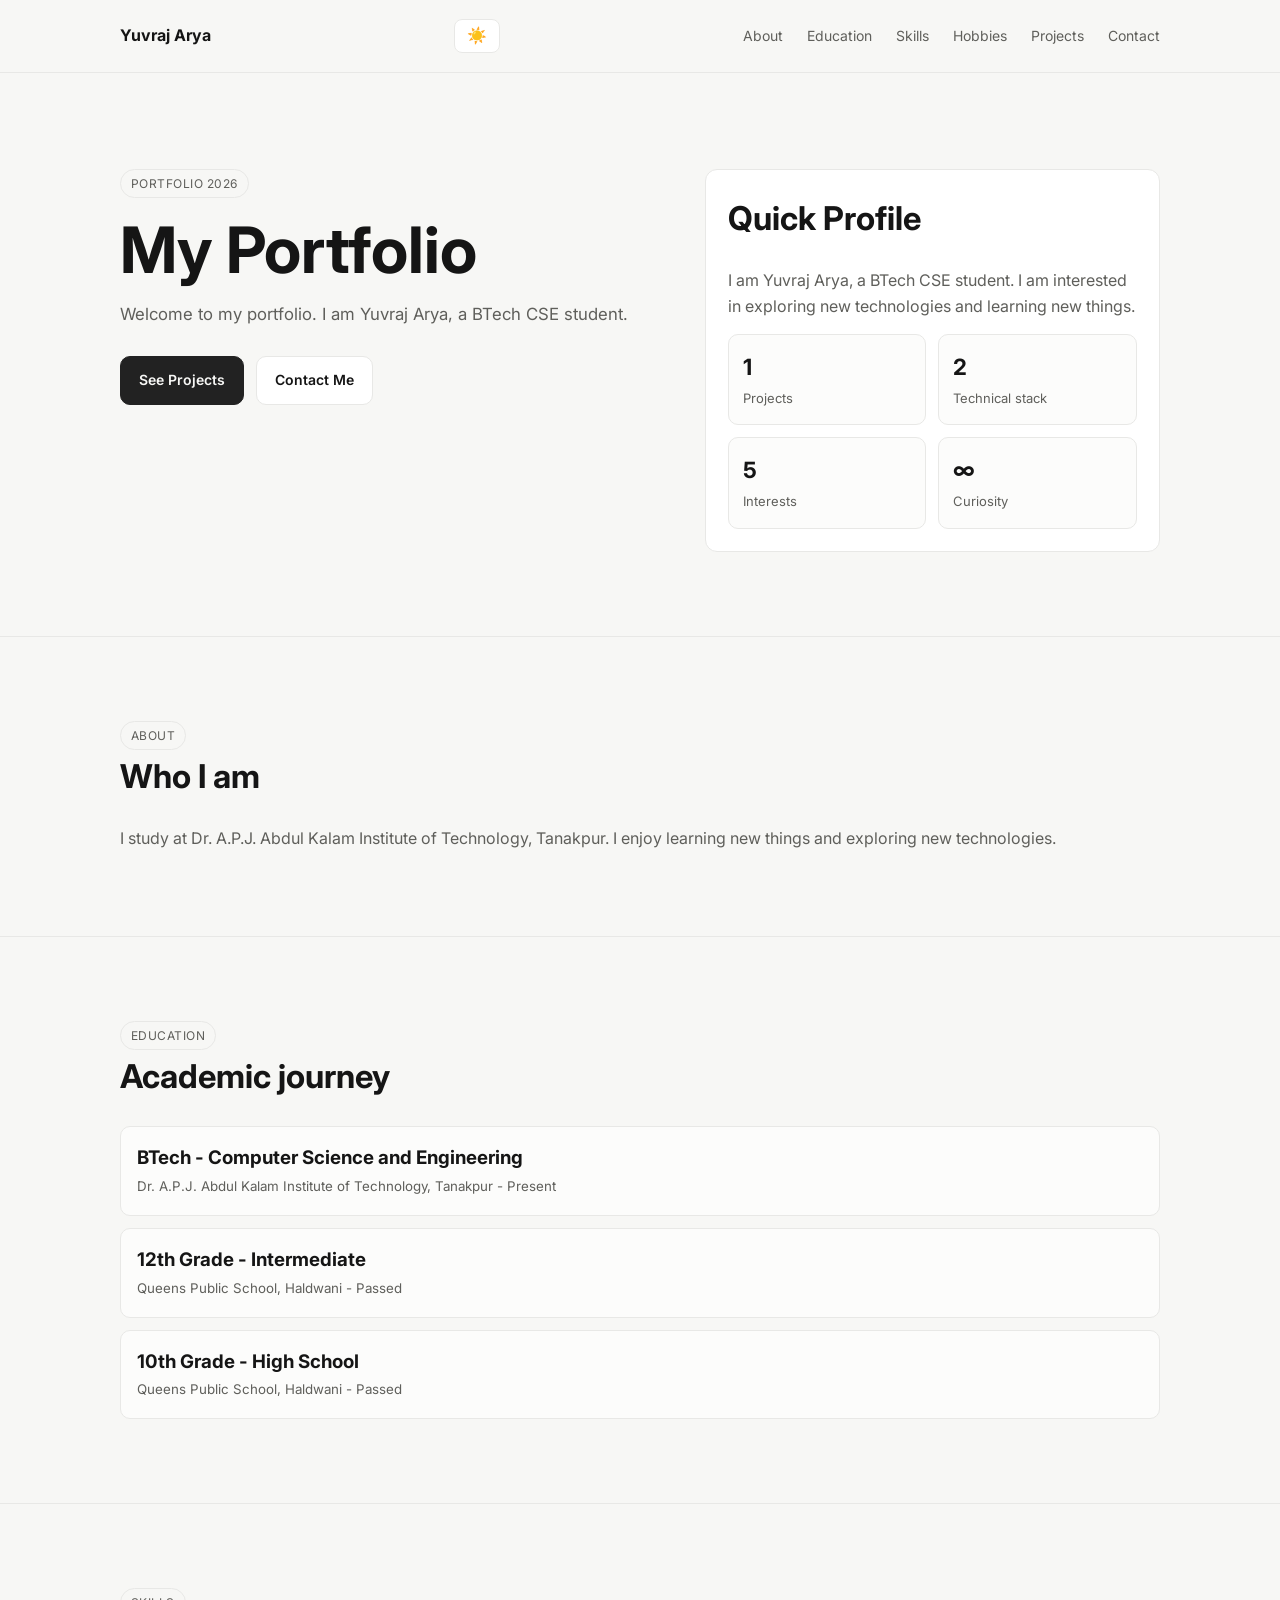
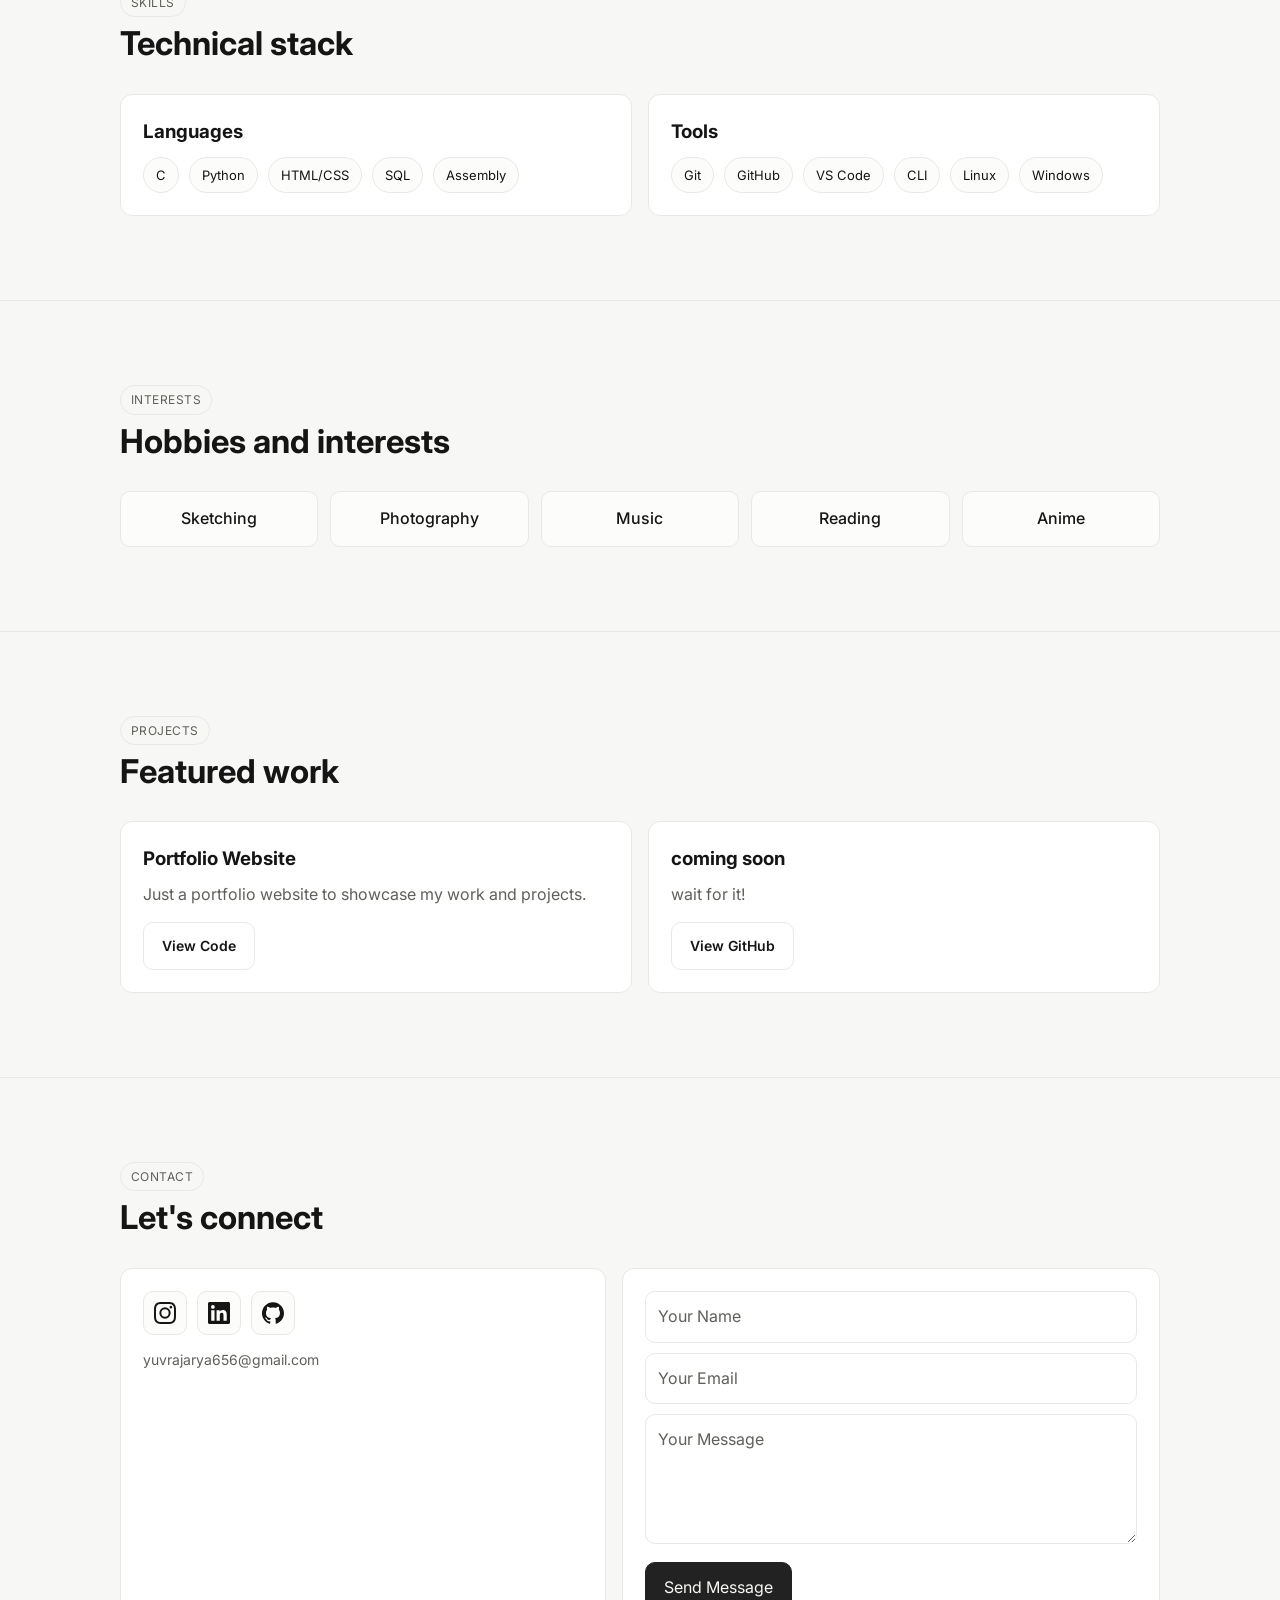
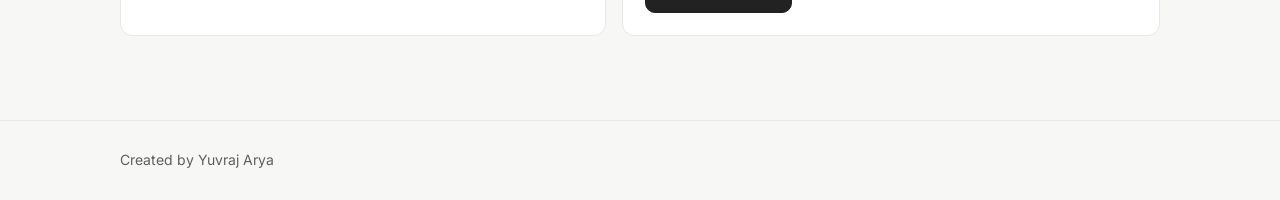
<file: index.html>
<!DOCTYPE html>
<html lang="en" data-theme="light">

<head>
  <meta charset="UTF-8" />
  <meta name="viewport" content="width=device-width, initial-scale=1.0" />
  <title>Yuvraj Arya - Portfolio</title>
  <link rel="preconnect" href="https://fonts.googleapis.com" />
  <link rel="preconnect" href="https://fonts.gstatic.com" crossorigin />
  <link href="https://fonts.googleapis.com/css2?family=Inter:wght@400;500;600;700;800&display=swap" rel="stylesheet" />
  <link rel="stylesheet" href="style.css" />
</head>

<body>
  <nav>
    <div class="wrap nav-row">
      <a href="index.html" class="brand">Yuvraj Arya</a>
      <button class="theme-btn" id="themeBtn" type="button" aria-label="Switch to dark theme"
        title="Toggle theme">☀️</button>
      <button class="menu-btn" id="menuBtn" aria-label="Open menu">Menu</button>
      <ul class="links" id="menu">
        <li><a href="#about">About</a></li>
        <li><a href="#education">Education</a></li>
        <li><a href="#skills">Skills</a></li>
        <li><a href="#hobbies">Hobbies</a></li>
        <li><a href="#projects">Projects</a></li>
        <li><a href="#contact">Contact</a></li>


      </ul>
    </div>
  </nav>

  <main id="home">
    <section class="hero">
      <div class="wrap hero-grid">
        <div class="reveal">
          <span class="chip">Portfolio 2026</span>
          <h1>My Portfolio</h1>
          <p class="lead">
            Welcome to my portfolio. I am Yuvraj Arya, a BTech CSE student.
          </p>
          <div class="cta">
            <a class="btn primary" href="#projects">See Projects</a>
            <a class="btn" href="#contact">Contact Me</a>
          </div>
        </div>
        <div class="card reveal">
          <h2>Quick Profile</h2>
          <p>I am Yuvraj Arya, a BTech CSE student. I am interested in exploring new technologies and learning new
            things.</p>
          <div class="kpis">
            <div class="kpi"><strong>1</strong><span>Projects</span></div>
            <div class="kpi"><strong>2</strong><span>Technical stack</span></div>
            <div class="kpi"><strong>5</strong><span>Interests</span></div>
            <div class="kpi"><strong>∞</strong><span>Curiosity</span></div>
          </div>
        </div>
      </div>
    </section>

    <section id="about">
      <div class="wrap reveal">
        <span class="chip">About</span>
        <h2>Who I am</h2>
        <p>
          I study at Dr. A.P.J. Abdul Kalam Institute of Technology, Tanakpur. I enjoy learning new things and exploring
          new technologies.
        </p>
      </div>
    </section>

    <section id="education">
      <div class="wrap reveal">
        <span class="chip">Education</span>
        <h2>Academic journey</h2>
        <div class="timeline">
          <article class="row">
            <h3>BTech - Computer Science and Engineering</h3>
            <small>Dr. A.P.J. Abdul Kalam Institute of Technology, Tanakpur - Present</small>
          </article>
          <article class="row">
            <h3>12th Grade - Intermediate</h3>
            <small>Queens Public School, Haldwani - Passed</small>
          </article>
          <article class="row">
            <h3>10th Grade - High School</h3>
            <small>Queens Public School, Haldwani - Passed</small>
          </article>
        </div>
      </div>
    </section>

    <section id="skills">
      <div class="wrap reveal">
        <span class="chip">Skills</span>
        <h2>Technical stack</h2>
        <div class="grid-2">
          <div class="card">
            <h3>Languages</h3>
            <div class="list" style="margin-top:10px;">
              <span class="pill">C</span><span class="pill">Python</span><span class="pill">HTML/CSS</span><span
                class="pill">SQL</span><span class="pill">Assembly</span>
            </div>
          </div>
          <div class="card">
            <h3>Tools</h3>
            <div class="list" style="margin-top:10px;">
              <span class="pill">Git</span><span class="pill">GitHub</span><span class="pill">VS Code</span><span
                class="pill">CLI</span><span class="pill">Linux</span><span class="pill">Windows</span>
            </div>
          </div>
        </div>
      </div>
    </section>

    <section id="hobbies">
      <div class="wrap reveal">
        <span class="chip">Interests</span>
        <h2>Hobbies and interests</h2>
        <div class="hobby-grid">
          <a class="hobby-item" href="sketches.html">Sketching</a>
          <div class="hobby-item">Photography</div>
          <div class="hobby-item">Music</div>
          <div class="hobby-item">Reading</div>
          <a class="hobby-item" href="anime.html">Anime</a>
        </div>
      </div>
    </section>

    <section id="projects">
      <div class="wrap reveal">
        <span class="chip">Projects</span>
        <h2>Featured work</h2>
        <div class="grid-2">
          <article class="card project">
            <h3>Portfolio Website</h3>
            <p>Just a portfolio website to showcase my work and projects.</p>
            <a class="btn" href="https://github.com/aryayuvraj007" target="_blank" rel="noreferrer">View Code</a>
          </article>
          <article class="card project">
            <h3>coming soon</h3>
            <p>wait for it!</p>
            <a class="btn" href="https://github.com/aryayuvraj007" target="_blank" rel="noreferrer">View GitHub</a>
          </article>
        </div>
      </div>
    </section>

    <section id="contact">
      <div class="wrap reveal">
        <span class="chip">Contact</span>
        <h2>Let's connect</h2>
        <div class="contact-grid">
          <div class="card connect-card">
            <ul class="connect-links">
              <li>
                <a class="social-icon" href="https://www.instagram.com/el.yuvraj/" target="_blank" rel="noreferrer"
                  aria-label="Instagram" title="Instagram">
                  <svg xmlns="http://www.w3.org/2000/svg" viewBox="0 0 24 24" fill="currentColor" width="22" height="22"
                    aria-hidden="true">
                    <path
                      d="M12 2.163c3.204 0 3.584.012 4.85.07 3.252.148 4.771 1.691 4.919 4.919.058 1.265.069 1.645.069 4.849 0 3.205-.012 3.584-.069 4.849-.149 3.225-1.664 4.771-4.919 4.919-1.266.058-1.644.07-4.85.07-3.204 0-3.584-.012-4.849-.07-3.26-.149-4.771-1.699-4.919-4.92-.058-1.265-.07-1.644-.07-4.849 0-3.204.013-3.583.07-4.849.149-3.227 1.664-4.771 4.919-4.919 1.266-.057 1.645-.069 4.849-.069zM12 0C8.741 0 8.333.014 7.053.072 2.695.272.273 2.69.073 7.052.014 8.333 0 8.741 0 12c0 3.259.014 3.668.072 4.948.2 4.358 2.618 6.78 6.98 6.98C8.333 23.986 8.741 24 12 24c3.259 0 3.668-.014 4.948-.072 4.354-.2 6.782-2.618 6.979-6.98.059-1.28.073-1.689.073-4.948 0-3.259-.014-3.667-.072-4.947-.196-4.354-2.617-6.78-6.979-6.98C15.668.014 15.259 0 12 0zm0 5.838a6.162 6.162 0 1 0 0 12.324 6.162 6.162 0 0 0 0-12.324zM12 16a4 4 0 1 1 0-8 4 4 0 0 1 0 8zm6.406-11.845a1.44 1.44 0 1 0 0 2.881 1.44 1.44 0 0 0 0-2.881z" />
                  </svg>
                </a>
              </li>
              <li>
                <a class="social-icon" href="https://www.linkedin.com/in/yuvraj-arya-b4967434a/" target="_blank"
                  rel="noreferrer" aria-label="LinkedIn" title="LinkedIn">
                  <svg xmlns="http://www.w3.org/2000/svg" viewBox="0 0 24 24" fill="currentColor" width="22" height="22"
                    aria-hidden="true">
                    <path
                      d="M20.447 20.452h-3.554v-5.569c0-1.328-.027-3.037-1.852-3.037-1.853 0-2.136 1.445-2.136 2.939v5.667H9.351V9h3.414v1.561h.046c.477-.9 1.637-1.85 3.37-1.85 3.601 0 4.267 2.37 4.267 5.455v6.286zM5.337 7.433a2.062 2.062 0 0 1-2.063-2.065 2.064 2.064 0 1 1 2.063 2.065zm1.782 13.019H3.555V9h3.564v11.452zM22.225 0H1.771C.792 0 0 .774 0 1.729v20.542C0 23.227.792 24 1.771 24h20.451C23.2 24 24 23.227 24 22.271V1.729C24 .774 23.2 0 22.222 0h.003z" />
                  </svg>
                </a>
              </li>
              <li>
                <a class="social-icon" href="https://github.com/aryayuvraj007" target="_blank" rel="noreferrer"
                  aria-label="GitHub" title="GitHub">
                  <svg xmlns="http://www.w3.org/2000/svg" viewBox="0 0 24 24" fill="currentColor" width="22" height="22"
                    aria-hidden="true">
                    <path
                      d="M12 .297c-6.63 0-12 5.373-12 12 0 5.303 3.438 9.8 8.205 11.385.6.113.82-.258.82-.577 0-.285-.01-1.04-.015-2.04-3.338.724-4.042-1.61-4.042-1.61C4.422 18.07 3.633 17.7 3.633 17.7c-1.087-.744.084-.729.084-.729 1.205.084 1.838 1.236 1.838 1.236 1.07 1.835 2.809 1.305 3.495.998.108-.776.417-1.305.76-1.605-2.665-.3-5.466-1.332-5.466-5.93 0-1.31.465-2.38 1.235-3.22-.135-.303-.54-1.523.105-3.176 0 0 1.005-.322 3.3 1.23.96-.267 1.98-.399 3-.405 1.02.006 2.04.138 3 .405 2.28-1.552 3.285-1.23 3.285-1.23.645 1.653.24 2.873.12 3.176.765.84 1.23 1.91 1.23 3.22 0 4.61-2.805 5.625-5.475 5.92.42.36.81 1.096.81 2.22 0 1.606-.015 2.896-.015 3.286 0 .315.21.69.825.57C20.565 22.092 24 17.592 24 12.297c0-6.627-5.373-12-12-12" />
                  </svg>
                </a>
              </li>
            </ul>
            <p class="connect-email"><a href="mailto:yuvrajarya656@gmail.com">yuvrajarya656@gmail.com</a></p>
          </div>
          <form class="card" id="contactForm">
            <input type="text" placeholder="Your Name" required />
            <input type="email" placeholder="Your Email" required />
            <textarea placeholder="Your Message" required></textarea>
            <button class="btn primary" type="submit">Send Message</button>
          </form>
        </div>
      </div>
    </section>
  </main>

  <footer>
    <div class="wrap">
      <p>Created by Yuvraj Arya</p>
    </div>
  </footer>

  <script src="script.js"></script>
</body>

</html>
</file>
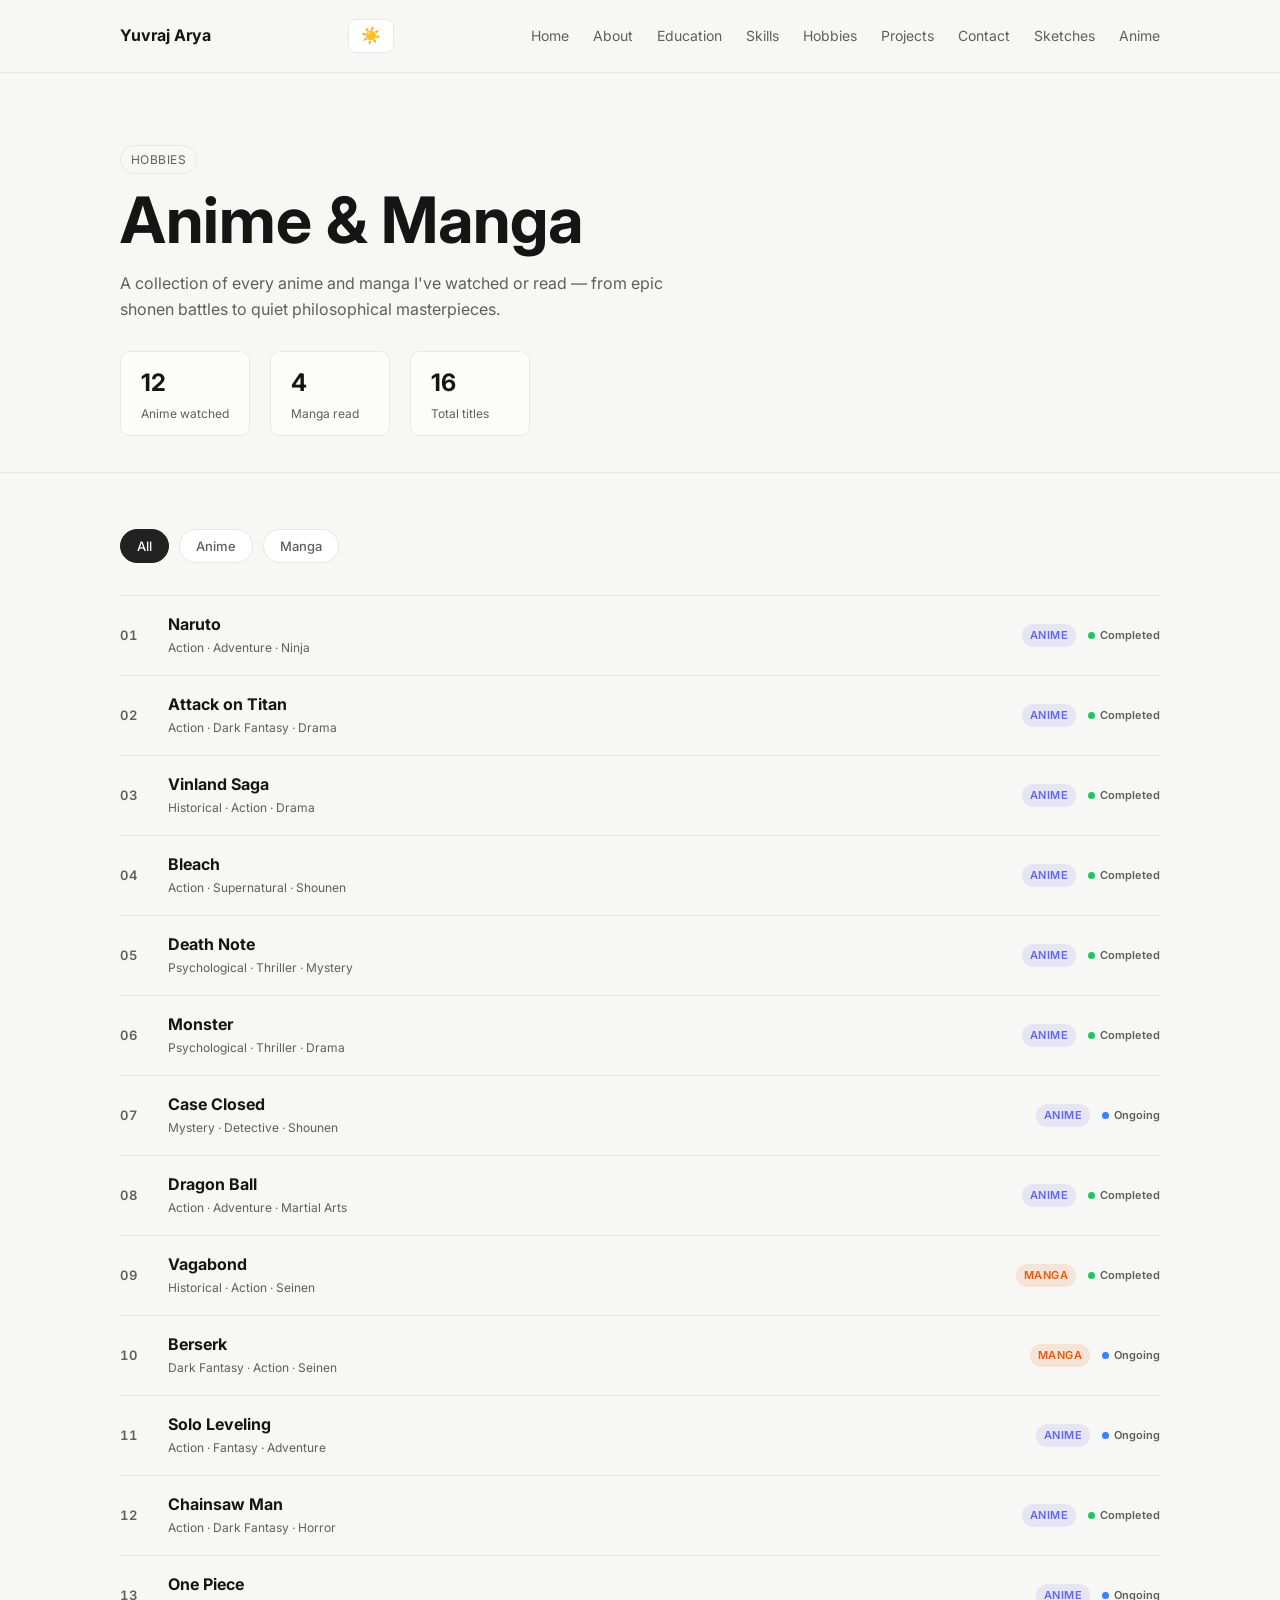
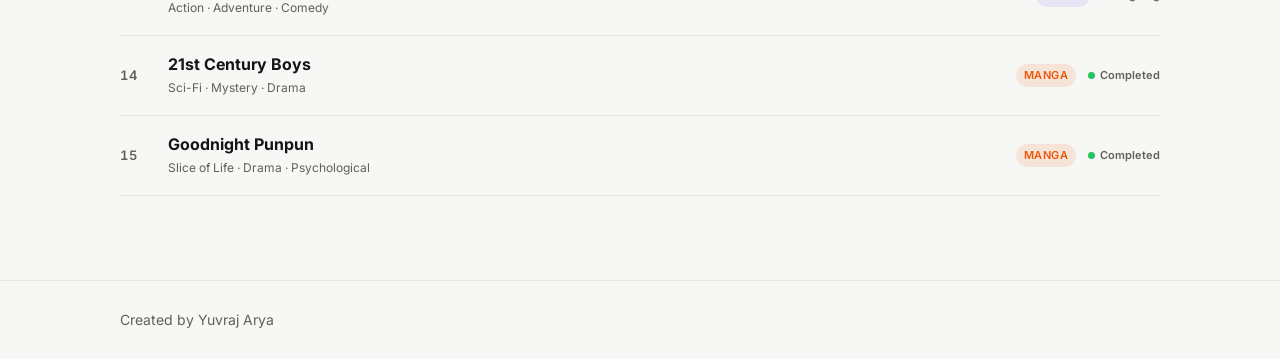
<file: anime.html>
<!DOCTYPE html>
<html lang="en" data-theme="light">

<head>
  <meta charset="UTF-8" />
  <meta name="viewport" content="width=device-width, initial-scale=1.0" />
  <title>Anime &amp; Manga — Yuvraj Arya</title>
  <meta name="description"
    content="Yuvraj Arya's anime and manga watchlist — a curated collection of his favourite series including Naruto, Attack on Titan, Berserk, and more." />
  <link rel="preconnect" href="https://fonts.googleapis.com" />
  <link rel="preconnect" href="https://fonts.gstatic.com" crossorigin />
  <link href="https://fonts.googleapis.com/css2?family=Inter:wght@400;500;600;700;800&display=swap" rel="stylesheet" />
  <link rel="stylesheet" href="style.css" />

</head>

<body>
  <nav>
    <div class="wrap nav-row">
      <a href="index (1).html#home" class="brand">Yuvraj Arya</a>
      <button class="theme-btn" id="themeBtn" type="button" aria-label="Switch to dark theme"
        title="Toggle theme">☀️</button>
      <button class="menu-btn" id="menuBtn" aria-label="Open menu">Menu</button>
      <ul class="links" id="menu">
        <li><a href="index.html#home">Home</a></li>
        <li><a href="index.html#about">About</a></li>
        <li><a href="index.html#education">Education</a></li>
        <li><a href="index.html#skills">Skills</a></li>
        <li><a href="index.html#hobbies">Hobbies</a></li>
        <li><a href="index.html#projects">Projects</a></li>
        <li><a href="index.html#contact">Contact</a></li>
        <li><a href="sketches.html">Sketches</a></li>
        <li><a href="anime.html" aria-current="page">Anime</a></li>
      </ul>
    </div>
  </nav>

  <main id="anime-page">

    <section class="anime-hero">
      <div class="wrap reveal">
        <span class="chip">Hobbies</span>
        <h1>Anime &amp; Manga</h1>
        <p class="anime-lead">A collection of every anime and manga I've watched or read — from epic shonen battles to
          quiet philosophical masterpieces.</p>
        <div class="anime-stats">
          <div class="anime-stat">
            <strong>12</strong>
            <span>Anime watched</span>
          </div>
          <div class="anime-stat">
            <strong>4</strong>
            <span>Manga read</span>
          </div>
          <div class="anime-stat">
            <strong>16</strong>
            <span>Total titles</span>
          </div>
        </div>
      </div>
    </section>

    <section class="anime-section">
      <div class="wrap reveal">

        <div class="anime-filter-bar">
          <button class="filter-btn active" data-filter="all" id="filterAll">All</button>
          <button class="filter-btn" data-filter="anime" id="filterAnime">Anime</button>
          <button class="filter-btn" data-filter="manga" id="filterManga">Manga</button>
        </div>

        <div class="anime-list" id="animeGrid">

          <div class="anime-list-item" data-type="anime">
            <span class="anime-list-num">01</span>
            <div class="anime-list-body">
              <div class="anime-list-title">Naruto</div>
              <div class="anime-list-genre">Action · Adventure · Ninja</div>
            </div>
            <div class="anime-list-end">
              <span class="anime-type type-anime">Anime</span>
              <span class="anime-list-status">Completed</span>
            </div>
          </div>

          <div class="anime-list-item" data-type="anime">
            <span class="anime-list-num">02</span>
            <div class="anime-list-body">
              <div class="anime-list-title">Attack on Titan</div>
              <div class="anime-list-genre">Action · Dark Fantasy · Drama</div>
            </div>
            <div class="anime-list-end">
              <span class="anime-type type-anime">Anime</span>
              <span class="anime-list-status">Completed</span>
            </div>
          </div>

          <div class="anime-list-item" data-type="anime">
            <span class="anime-list-num">03</span>
            <div class="anime-list-body">
              <div class="anime-list-title">Vinland Saga</div>
              <div class="anime-list-genre">Historical · Action · Drama</div>
            </div>
            <div class="anime-list-end">
              <span class="anime-type type-anime">Anime</span>
              <span class="anime-list-status">Completed</span>
            </div>
          </div>

          <div class="anime-list-item" data-type="anime">
            <span class="anime-list-num">04</span>
            <div class="anime-list-body">
              <div class="anime-list-title">Bleach</div>
              <div class="anime-list-genre">Action · Supernatural · Shounen</div>
            </div>
            <div class="anime-list-end">
              <span class="anime-type type-anime">Anime</span>
              <span class="anime-list-status">Completed</span>
            </div>
          </div>

          <div class="anime-list-item" data-type="anime">
            <span class="anime-list-num">05</span>
            <div class="anime-list-body">
              <div class="anime-list-title">Death Note</div>
              <div class="anime-list-genre">Psychological · Thriller · Mystery</div>
            </div>
            <div class="anime-list-end">
              <span class="anime-type type-anime">Anime</span>
              <span class="anime-list-status">Completed</span>
            </div>
          </div>

          <div class="anime-list-item" data-type="anime">
            <span class="anime-list-num">06</span>
            <div class="anime-list-body">
              <div class="anime-list-title">Monster</div>
              <div class="anime-list-genre">Psychological · Thriller · Drama</div>
            </div>
            <div class="anime-list-end">
              <span class="anime-type type-anime">Anime</span>
              <span class="anime-list-status">Completed</span>
            </div>
          </div>

          <div class="anime-list-item" data-type="anime">
            <span class="anime-list-num">07</span>
            <div class="anime-list-body">
              <div class="anime-list-title">Case Closed</div>
              <div class="anime-list-genre">Mystery · Detective · Shounen</div>
            </div>
            <div class="anime-list-end">
              <span class="anime-type type-anime">Anime</span>
              <span class="anime-list-status ongoing">Ongoing</span>
            </div>
          </div>

          <div class="anime-list-item" data-type="anime">
            <span class="anime-list-num">08</span>
            <div class="anime-list-body">
              <div class="anime-list-title">Dragon Ball</div>
              <div class="anime-list-genre">Action · Adventure · Martial Arts</div>
            </div>
            <div class="anime-list-end">
              <span class="anime-type type-anime">Anime</span>
              <span class="anime-list-status">Completed</span>
            </div>
          </div>

          <div class="anime-list-item" data-type="manga">
            <span class="anime-list-num">09</span>
            <div class="anime-list-body">
              <div class="anime-list-title">Vagabond</div>
              <div class="anime-list-genre">Historical · Action · Seinen</div>
            </div>
            <div class="anime-list-end">
              <span class="anime-type type-manga">Manga</span>
              <span class="anime-list-status">Completed</span>
            </div>
          </div>

          <div class="anime-list-item" data-type="manga">
            <span class="anime-list-num">10</span>
            <div class="anime-list-body">
              <div class="anime-list-title">Berserk</div>
              <div class="anime-list-genre">Dark Fantasy · Action · Seinen</div>
            </div>
            <div class="anime-list-end">
              <span class="anime-type type-manga">Manga</span>
              <span class="anime-list-status ongoing">Ongoing</span>
            </div>
          </div>

          <div class="anime-list-item" data-type="anime">
            <span class="anime-list-num">11</span>
            <div class="anime-list-body">
              <div class="anime-list-title">Solo Leveling</div>
              <div class="anime-list-genre">Action · Fantasy · Adventure</div>
            </div>
            <div class="anime-list-end">
              <span class="anime-type type-anime">Anime</span>
              <span class="anime-list-status ongoing">Ongoing</span>
            </div>
          </div>

          <div class="anime-list-item" data-type="anime">
            <span class="anime-list-num">12</span>
            <div class="anime-list-body">
              <div class="anime-list-title">Chainsaw Man</div>
              <div class="anime-list-genre">Action · Dark Fantasy · Horror</div>
            </div>
            <div class="anime-list-end">
              <span class="anime-type type-anime">Anime</span>
              <span class="anime-list-status">Completed</span>
            </div>
          </div>

          <div class="anime-list-item" data-type="anime">
            <span class="anime-list-num">13</span>
            <div class="anime-list-body">
              <div class="anime-list-title">One Piece</div>
              <div class="anime-list-genre">Action · Adventure · Comedy</div>
            </div>
            <div class="anime-list-end">
              <span class="anime-type type-anime">Anime</span>
              <span class="anime-list-status ongoing">Ongoing</span>
            </div>
          </div>

          <div class="anime-list-item" data-type="manga">
            <span class="anime-list-num">14</span>
            <div class="anime-list-body">
              <div class="anime-list-title">21st Century Boys</div>
              <div class="anime-list-genre">Sci-Fi · Mystery · Drama</div>
            </div>
            <div class="anime-list-end">
              <span class="anime-type type-manga">Manga</span>
              <span class="anime-list-status">Completed</span>
            </div>
          </div>

          <div class="anime-list-item" data-type="manga">
            <span class="anime-list-num">15</span>
            <div class="anime-list-body">
              <div class="anime-list-title">Goodnight Punpun</div>
              <div class="anime-list-genre">Slice of Life · Drama · Psychological</div>
            </div>
            <div class="anime-list-end">
              <span class="anime-type type-manga">Manga</span>
              <span class="anime-list-status">Completed</span>
            </div>
          </div>

        </div>
      </div>
    </section>
  </main>

  <footer>
    <div class="wrap">
      <p>Created by Yuvraj Arya</p>
    </div>
  </footer>

  <script src="script.js"></script>
  <script>
    // Filter functionality
    const filterBtns = document.querySelectorAll('.filter-btn');
    const cards = document.querySelectorAll('.anime-list-item');

    filterBtns.forEach(btn => {
      btn.addEventListener('click', () => {
        filterBtns.forEach(b => b.classList.remove('active'));
        btn.classList.add('active');
        const filter = btn.dataset.filter;
        cards.forEach(card => {
          if (filter === 'all' || card.dataset.type === filter) {
            card.style.display = '';
          } else {
            card.style.display = 'none';
          }
        });
      });
    });
  </script>
</body>

</html>
</file>
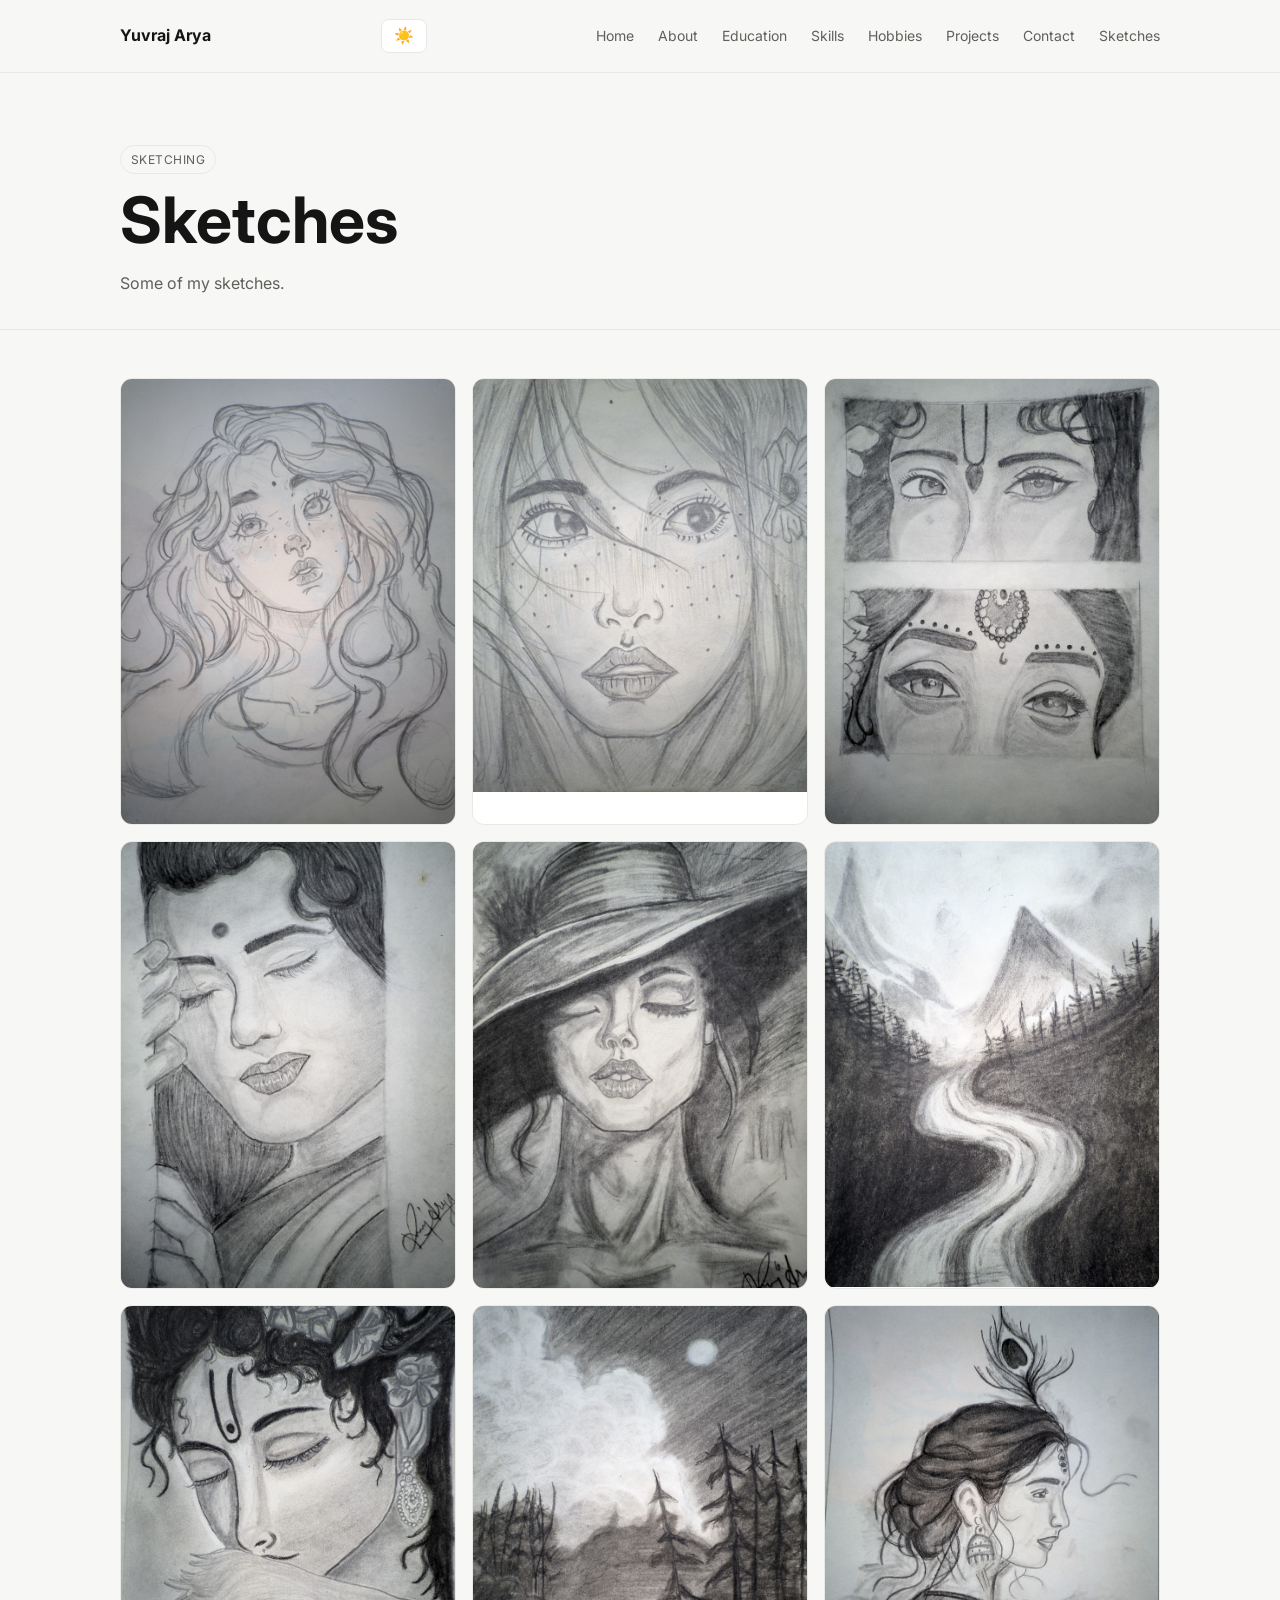
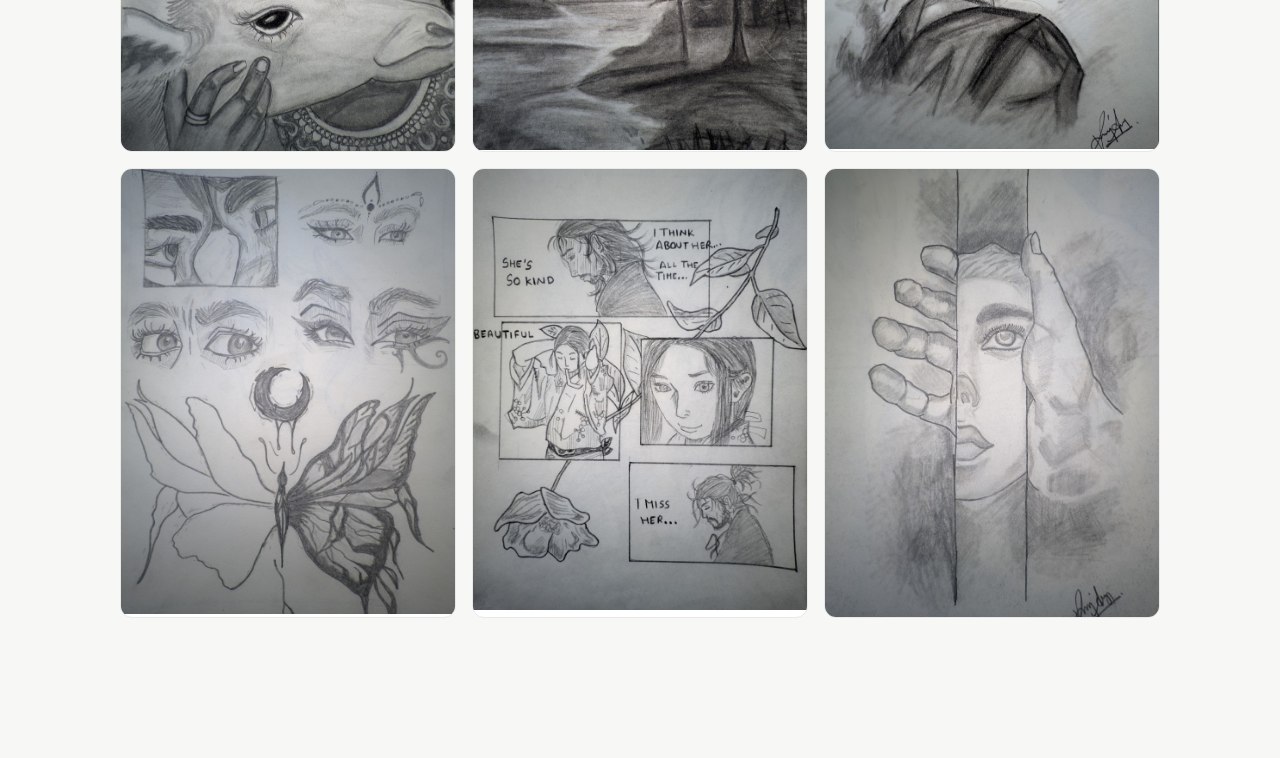
<file: sketches.html>
<!DOCTYPE html>
<html lang="en" data-theme="light">

<head>
  <meta charset="UTF-8" />
  <meta name="viewport" content="width=device-width, initial-scale=1.0" />
  <title>Sketches — Yuvraj Arya</title>
  <link rel="preconnect" href="https://fonts.googleapis.com" />
  <link rel="preconnect" href="https://fonts.gstatic.com" crossorigin />
  <link href="https://fonts.googleapis.com/css2?family=Inter:wght@400;500;600;700;800&display=swap" rel="stylesheet" />
  <link rel="stylesheet" href="style.css" />
</head>

<body>
  <nav>
    <div class="wrap nav-row">
      <a href="index.html#home" class="brand">Yuvraj Arya</a>
      <button class="theme-btn" id="themeBtn" type="button" aria-label="Switch to dark theme"
        title="Toggle theme">☀️</button>
      <button class="menu-btn" id="menuBtn" aria-label="Open menu">Menu</button>
      <ul class="links" id="menu">
        <li><a href="index.html#home">Home</a></li>
        <li><a href="index.html#about">About</a></li>
        <li><a href="index.html#education">Education</a></li>
        <li><a href="index.html#skills">Skills</a></li>
        <li><a href="index.html#hobbies">Hobbies</a></li>
        <li><a href="index.html#projects">Projects</a></li>
        <li><a href="index.html#contact">Contact</a></li>
        <li><a href="sketches.html" aria-current="page">Sketches</a></li>
      </ul>
    </div>
  </nav>

  <main id="sketches">
    <section class="sketches-hero">
      <div class="wrap reveal">
        <span class="chip">Sketching</span>
        <h1>Sketches</h1>
        <p class="sketches-lead">Some of my sketches.</p>
      </div>
    </section>

    <section class="sketches-gallery-section">
      <div class="wrap reveal">
        <div class="sketch-gallery">
          <a class="sketch-card" href="images/sketches/sketch-01.png" target="_blank" rel="noopener noreferrer">
            <img src="images/sketches/sketch-01.png" loading="lazy" />
          </a>
          <a class="sketch-card" href="images/sketches/sketch-02.png" target="_blank" rel="noopener noreferrer">
            <img src="images/sketches/sketch-02.png" loading="lazy" />
          </a>
          <a class="sketch-card" href="images/sketches/sketch-03.png" target="_blank" rel="noopener noreferrer">
            <img src="images/sketches/sketch-03.png" loading="lazy" />
          </a>
          <a class="sketch-card" href="images/sketches/sketch-04.png" target="_blank" rel="noopener noreferrer">
            <img src="images/sketches/sketch-04.png" loading="lazy" />
          </a>
          <a class="sketch-card" href="images/sketches/sketch-05.png" target="_blank" rel="noopener noreferrer">
            <img src="images/sketches/sketch-05.png" loading="lazy" />
          </a>
          <a class="sketch-card" href="images/sketches/sketch-06.png" target="_blank" rel="noopener noreferrer">
            <img src="images/sketches/sketch-06.png" loading="lazy" />
          </a>
          <a class="sketch-card" href="images/sketches/sketch-07.png" target="_blank" rel="noopener noreferrer">
            <img src="images/sketches/sketch-07.png" loading="lazy" />
          </a>
          <a class="sketch-card" href="images/sketches/sketch-08.png" target="_blank" rel="noopener noreferrer">
            <img src="images/sketches/sketch-08.png" loading="lazy" />
          </a>
          <a class="sketch-card" href="images/sketches/sketch-09.png" target="_blank" rel="noopener noreferrer">
            <img src="images/sketches/sketch-09.png" loading="lazy" />
          </a>
          <a class="sketch-card" href="images/sketches/sketch-10.png" target="_blank" rel="noopener noreferrer">
            <img src="images/sketches/sketch-10.png" loading="lazy" />
          </a>
          <a class="sketch-card" href="images/sketches/sketch-11.png" target="_blank" rel="noopener noreferrer">
            <img src="images/sketches/sketch-11.png" loading="lazy" />
          </a>
          <a class="sketch-card" href="images/sketches/sketch-12.png" target="_blank" rel="noopener noreferrer">
            <img src="images/sketches/sketch-12.png" loading="lazy" />
          </a>
        </div>
      </div>
    </section>
  </main>

  <footer>
    <div class="wrap">

    </div>
  </footer>

  <div id="sparkRoot" class="spark-root" aria-hidden="true">
    <div id="cursorFollowDot" class="cursor-follow-dot"></div>
    <div id="cursorFollowLabel" class="cursor-follow-label" hidden></div>
  </div>

  <script src="script.js"></script>
</body>

</html>
</file>
<file: style.css>
:root {
  --bg: #f7f7f5;
  --surface: #ffffff;
  --line: #e8e8e6;
  --text: #151515;
  --muted: #5f5f5b;
  --accent: #222222;
  --btn-primary-fg: #f7f7f5;
  --radius: 12px;
  --max: 1040px;
  --nav-bg: rgba(247, 247, 245, 0.85);
  --soft: #fcfcfb;
}

html[data-theme="dark"] {
  --bg: #111111;
  --surface: #181818;
  --line: #2a2a2a;
  --text: #f2f2f2;
  --muted: #b8b8b8;
  --accent: #f2f2f2;
  --btn-primary-fg: #111111;
  --nav-bg: rgba(17, 17, 17, 0.85);
  --soft: #141414;
}

* { box-sizing: border-box; margin: 0; padding: 0; }
html { scroll-behavior: smooth; }
body {
  font-family: "Inter", system-ui, -apple-system, Segoe UI, Roboto, sans-serif;
  background: var(--bg);
  color: var(--text);
  line-height: 1.6;
}

.wrap { width: min(92%, var(--max)); margin: 0 auto; }
.chip {
  display: inline-block;
  padding: 4px 10px;
  border: 1px solid var(--line);
  border-radius: 999px;
  font-size: 12px;
  color: var(--muted);
  letter-spacing: 0.04em;
  text-transform: uppercase;
}

nav {
  position: sticky;
  top: 0;
  z-index: 20;
  background: var(--nav-bg);
  backdrop-filter: blur(8px);
  border-bottom: 1px solid var(--line);
}
.nav-row {
  min-height: 72px;
  display: flex;
  align-items: center;
  justify-content: space-between;
  gap: 20px;
}
.brand { font-weight: 700; text-decoration: none; color: var(--text); }
.links { display: flex; gap: 24px; list-style: none; }
.links a { text-decoration: none; color: var(--muted); font-size: 14px; }
.links a:hover { color: var(--text); }
.menu-btn {
  display: none;
  border: 1px solid var(--line);
  border-radius: 8px;
  padding: 8px 10px;
  background: var(--surface);
  color: var(--text);
  cursor: pointer;
}
.theme-btn {
  border: 1px solid var(--line);
  border-radius: 8px;
  padding: 8px 12px;
  background: var(--surface);
  color: var(--text);
  cursor: pointer;
  font-size: 16px;
  line-height: 1;
}

section { padding: 84px 0; border-bottom: 1px solid var(--line); }
h1 { font-size: clamp(2.2rem, 6vw, 4rem); line-height: 1.05; margin: 18px 0; }
h2 { font-size: clamp(1.45rem, 3vw, 2.05rem); margin-bottom: 24px; }
p { color: var(--muted); }

.hero { padding-top: 96px; }
.hero-grid {
  display: grid;
  grid-template-columns: 1.1fr 0.9fr;
  gap: 28px;
  align-items: start;
}
.lead { font-size: 1.05rem; max-width: 62ch; }
.cta { display: flex; gap: 12px; flex-wrap: wrap; margin-top: 28px; }
.btn {
  display: inline-block;
  text-decoration: none;
  padding: 12px 18px;
  border-radius: 10px;
  border: 1px solid var(--line);
  color: var(--text);
  background: var(--surface);
  font-weight: 600;
  font-size: 14px;
}
.btn.primary {
  background: var(--accent);
  color: var(--btn-primary-fg);
  border-color: var(--accent);
}
button.btn {
  font: inherit;
  cursor: pointer;
}
button.btn.primary {
  color: var(--btn-primary-fg);
}

.card {
  background: var(--surface);
  border: 1px solid var(--line);
  border-radius: var(--radius);
  padding: 22px;
}
.kpis {
  display: grid;
  grid-template-columns: repeat(2, 1fr);
  gap: 12px;
  margin-top: 14px;
}
.kpi {
  border: 1px solid var(--line);
  border-radius: 10px;
  padding: 14px;
  background: var(--soft);
}
.kpi strong { font-size: 1.4rem; display: block; }
.kpi span { font-size: 13px; color: var(--muted); }

.grid-2 { display: grid; grid-template-columns: 1fr 1fr; gap: 16px; }
.list { list-style: none; display: flex; flex-wrap: wrap; gap: 10px; }
.pill {
  border: 1px solid var(--line);
  border-radius: 999px;
  padding: 7px 12px;
  font-size: 13px;
  background: var(--soft);
}
.project h3 { margin-bottom: 8px; }
.project p { margin-bottom: 14px; }

.timeline { display: grid; gap: 12px; }
.row {
  border: 1px solid var(--line);
  border-radius: 10px;
  padding: 16px;
  background: var(--soft);
}
.row small { color: var(--muted); }
.hobby-grid {
  display: grid;
  grid-template-columns: repeat(5, minmax(0, 1fr));
  gap: 12px;
}
.hobby-item {
  border: 1px solid var(--line);
  border-radius: 10px;
  padding: 14px;
  background: var(--soft);
  text-align: center;
  font-weight: 500;
  color: var(--text);
}
a.hobby-item {
  text-decoration: none;
  display: block;
  transition: border-color 0.2s ease, background 0.2s ease;
}
a.hobby-item:hover {
  border-color: var(--text);
  background: var(--surface);
}

.sketches-hero { padding: 72px 0 32px; border-bottom: 1px solid var(--line); }
.sketches-hero h1 { margin-top: 12px; }
.sketches-lead { max-width: 52ch; margin-top: 8px; }
.sketches-gallery-section { padding: 48px 0 84px; border-bottom: none; }
.sketch-gallery {
  display: grid;
  grid-template-columns: repeat(auto-fill, minmax(260px, 1fr));
  gap: 16px;
}
.sketch-card {
  display: block;
  border: 1px solid var(--line);
  border-radius: var(--radius);
  overflow: hidden;
  background: var(--surface);
  text-decoration: none;
  transition: border-color 0.2s ease, box-shadow 0.2s ease;
}
.sketch-card:hover {
  border-color: var(--text);
  box-shadow: 0 8px 24px rgba(0, 0, 0, 0.06);
}
html[data-theme="dark"] .sketch-card:hover {
  box-shadow: 0 8px 28px rgba(0, 0, 0, 0.35);
}
.sketch-card img {
  width: 100%;
  height: auto;
  display: block;
}
footer a { color: var(--muted); text-decoration: none; }
footer a:hover { color: var(--text); }

.contact-grid { display: grid; grid-template-columns: 0.95fr 1.05fr; gap: 16px; }

.connect-links {
  display: flex;
  flex-wrap: wrap;
  align-items: center;
  gap: 10px;
  list-style: none;
  margin: 0;
  padding: 0;
}
.connect-links li {
  margin: 0;
  padding: 0;
}
.connect-email {
  margin-top: 14px;
  font-size: 14px;
}
.connect-email a {
  color: var(--muted);
  text-decoration: none;
}
.connect-email a:hover {
  color: var(--text);
  text-decoration: underline;
}
.social-icon {
  display: inline-flex;
  align-items: center;
  justify-content: center;
  width: 44px;
  height: 44px;
  border-radius: 10px;
  border: 1px solid var(--line);
  background: var(--soft);
  color: var(--text);
  text-decoration: none;
  transition: border-color 0.2s ease, background 0.2s ease, color 0.2s ease;
}
.social-icon:hover {
  border-color: var(--text);
  background: var(--surface);
}
.social-icon svg {
  display: block;
}

input, textarea {
  width: 100%;
  border: 1px solid var(--line);
  border-radius: 10px;
  padding: 12px;
  font: inherit;
  background: var(--surface);
  color: var(--text);
  margin-bottom: 10px;
}
input::placeholder,
textarea::placeholder {
  color: var(--muted);
  opacity: 1;
}
textarea { min-height: 130px; resize: vertical; }

footer { padding: 28px 0; }
footer p { font-size: 14px; }

.reveal { opacity: 0; transform: translateY(18px); transition: 0.45s ease; }
.reveal.show { opacity: 1; transform: none; }



@media (max-width: 860px) {
  .menu-btn { display: inline-block; }
  .theme-btn { margin-left: auto; }
  .links {
    display: none;
    position: absolute;
    top: 72px;
    right: 4%;
    background: var(--surface);
    border: 1px solid var(--line);
    border-radius: 10px;
    padding: 12px;
    flex-direction: column;
    gap: 10px;
    min-width: 180px;
  }
  .links.open { display: flex; }
  .hero-grid, .grid-2, .contact-grid, .hobby-grid { grid-template-columns: 1fr; }
}

/* ── Anime page specific styles ── */
.anime-hero {
  padding: 72px 0 36px;
  border-bottom: 1px solid var(--line);
}
.anime-hero h1 { margin-top: 12px; }
.anime-lead { max-width: 56ch; margin-top: 8px; color: var(--muted); }

.anime-stats {
  display: flex;
  gap: 20px;
  flex-wrap: wrap;
  margin-top: 28px;
}
.anime-stat {
  background: var(--soft);
  border: 1px solid var(--line);
  border-radius: 10px;
  padding: 12px 20px;
  display: flex;
  flex-direction: column;
  min-width: 120px;
}
.anime-stat strong { font-size: 1.5rem; color: var(--text); }
.anime-stat span { font-size: 12px; color: var(--muted); margin-top: 2px; }

/* Filter bar */
.anime-filter-bar {
  display: flex;
  gap: 10px;
  flex-wrap: wrap;
  margin-bottom: 32px;
  align-items: center;
}
.filter-btn {
  padding: 8px 16px;
  border: 1px solid var(--line);
  border-radius: 999px;
  background: var(--surface);
  color: var(--muted);
  font-size: 13px;
  font-weight: 500;
  cursor: pointer;
  font-family: inherit;
  transition: all 0.2s ease;
}
.filter-btn:hover { border-color: var(--text); color: var(--text); }
.filter-btn.active { background: var(--accent); color: #fff; border-color: var(--accent); }

/* ── Minimalist list layout ── */
.anime-section { padding: 56px 0 84px; }

.anime-list {
  display: flex;
  flex-direction: column;
}

.anime-list-item {
  display: flex;
  align-items: center;
  gap: 20px;
  padding: 18px 0;
  border-bottom: 1px solid var(--line);
  transition: padding-left 0.3s ease, background 0.3s ease;
}
.anime-list-item:first-child {
  border-top: 1px solid var(--line);
}
.anime-list-item:hover {
  padding-left: 12px;
  background: var(--soft);
}

.anime-list-num {
  font-size: 13px;
  font-weight: 600;
  color: var(--muted);
  min-width: 28px;
  font-variant-numeric: tabular-nums;
  letter-spacing: 0.04em;
}

.anime-list-body {
  flex: 1;
  min-width: 0;
}

.anime-list-title {
  font-size: 16px;
  font-weight: 700;
  color: var(--text);
  line-height: 1.3;
}
.anime-list-genre {
  font-size: 12px;
  color: var(--muted);
  margin-top: 3px;
}

.anime-list-end {
  display: flex;
  align-items: center;
  gap: 12px;
  flex-shrink: 0;
}

.anime-type {
  font-size: 11px;
  font-weight: 600;
  padding: 3px 8px;
  border-radius: 999px;
  letter-spacing: 0.04em;
  text-transform: uppercase;
}
.type-anime { background: rgba(99,102,241,0.12); color: #6366f1; }
.type-manga { background: rgba(234,88,12,0.12); color: #ea580c; }
html[data-theme="dark"] .type-anime { background: rgba(99,102,241,0.22); color: #a5b4fc; }
html[data-theme="dark"] .type-manga { background: rgba(234,88,12,0.22); color: #fb923c; }

.anime-list-status {
  font-size: 11px;
  font-weight: 600;
  display: flex;
  align-items: center;
  gap: 5px;
  color: var(--muted);
  white-space: nowrap;
}
.anime-list-status::before {
  content: '';
  display: inline-block;
  width: 7px; height: 7px;
  border-radius: 50%;
  background: #22c55e;
}
.anime-list-status.ongoing::before { background: #3b82f6; }

@media (max-width: 600px) {
  .anime-list-item { gap: 12px; }
  .anime-list-end { flex-direction: column; align-items: flex-end; gap: 6px; }
  .anime-stats { gap: 12px; }
}
</file>
